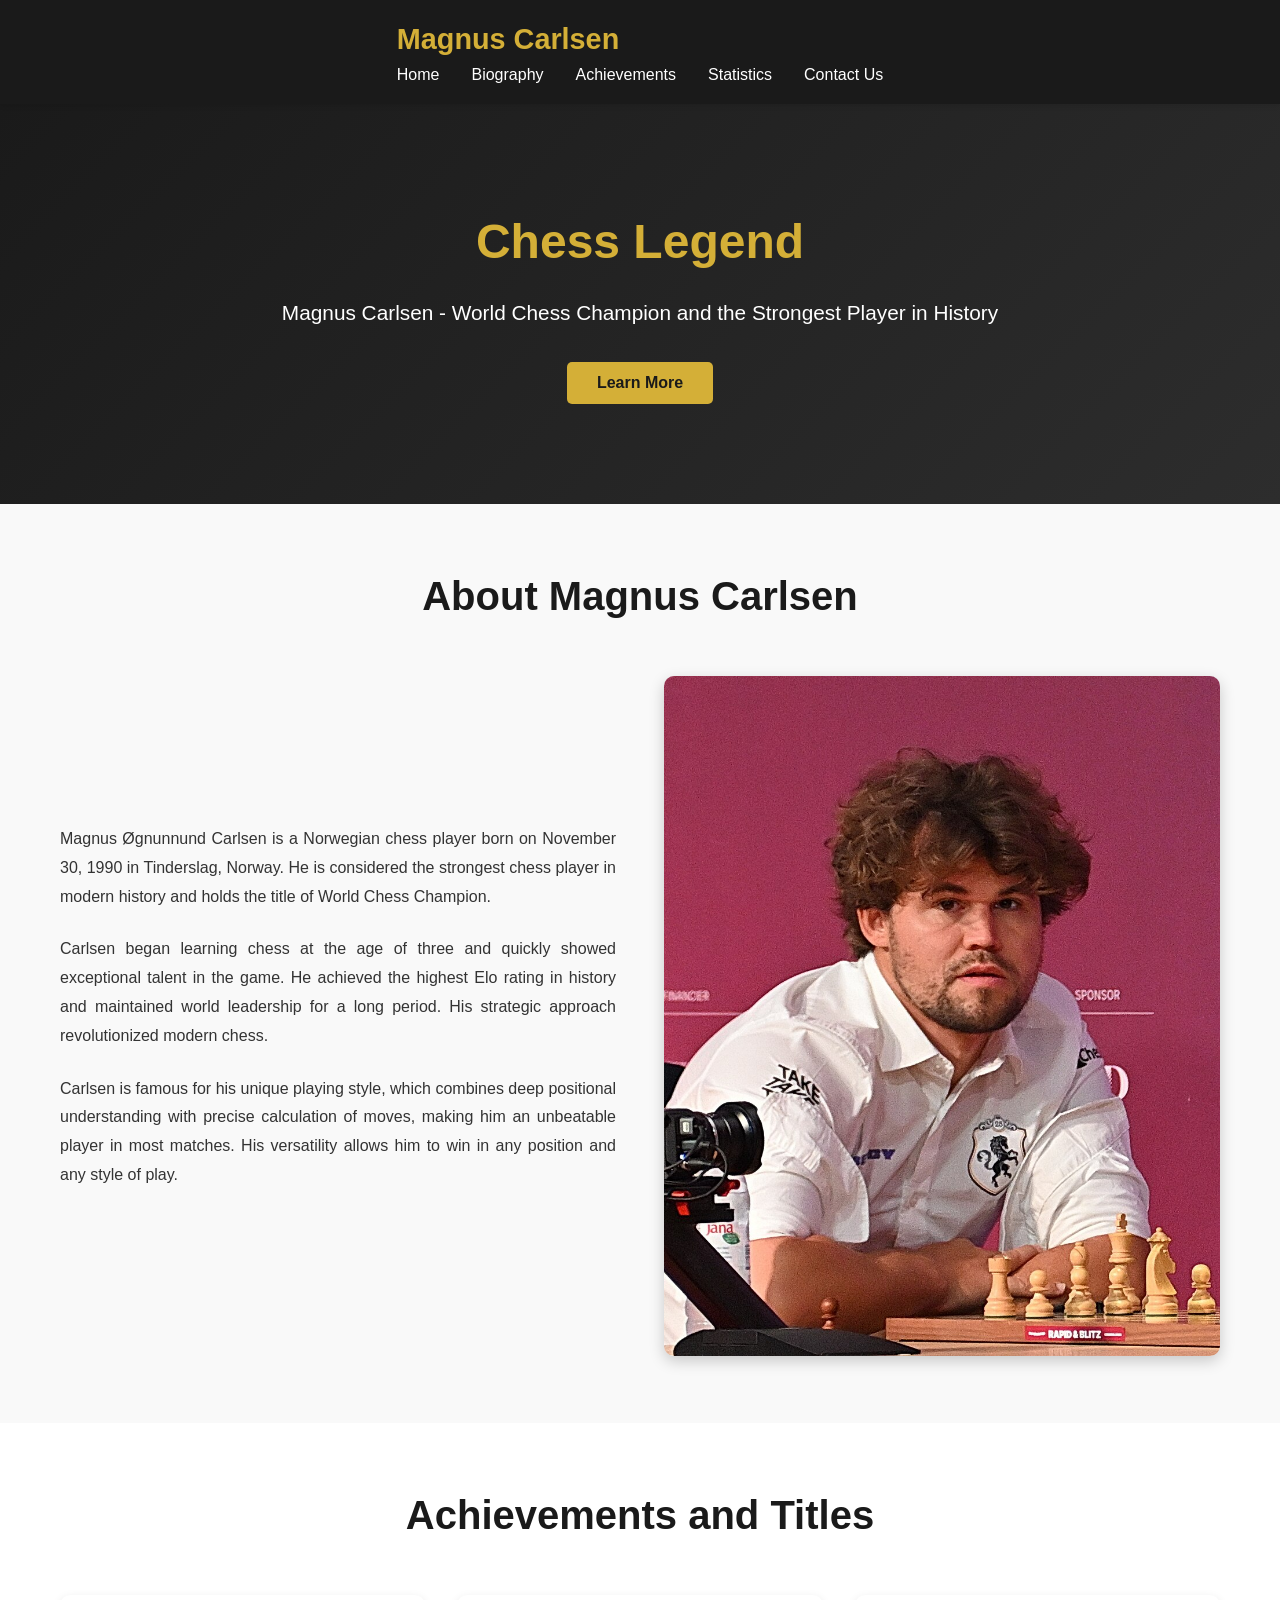
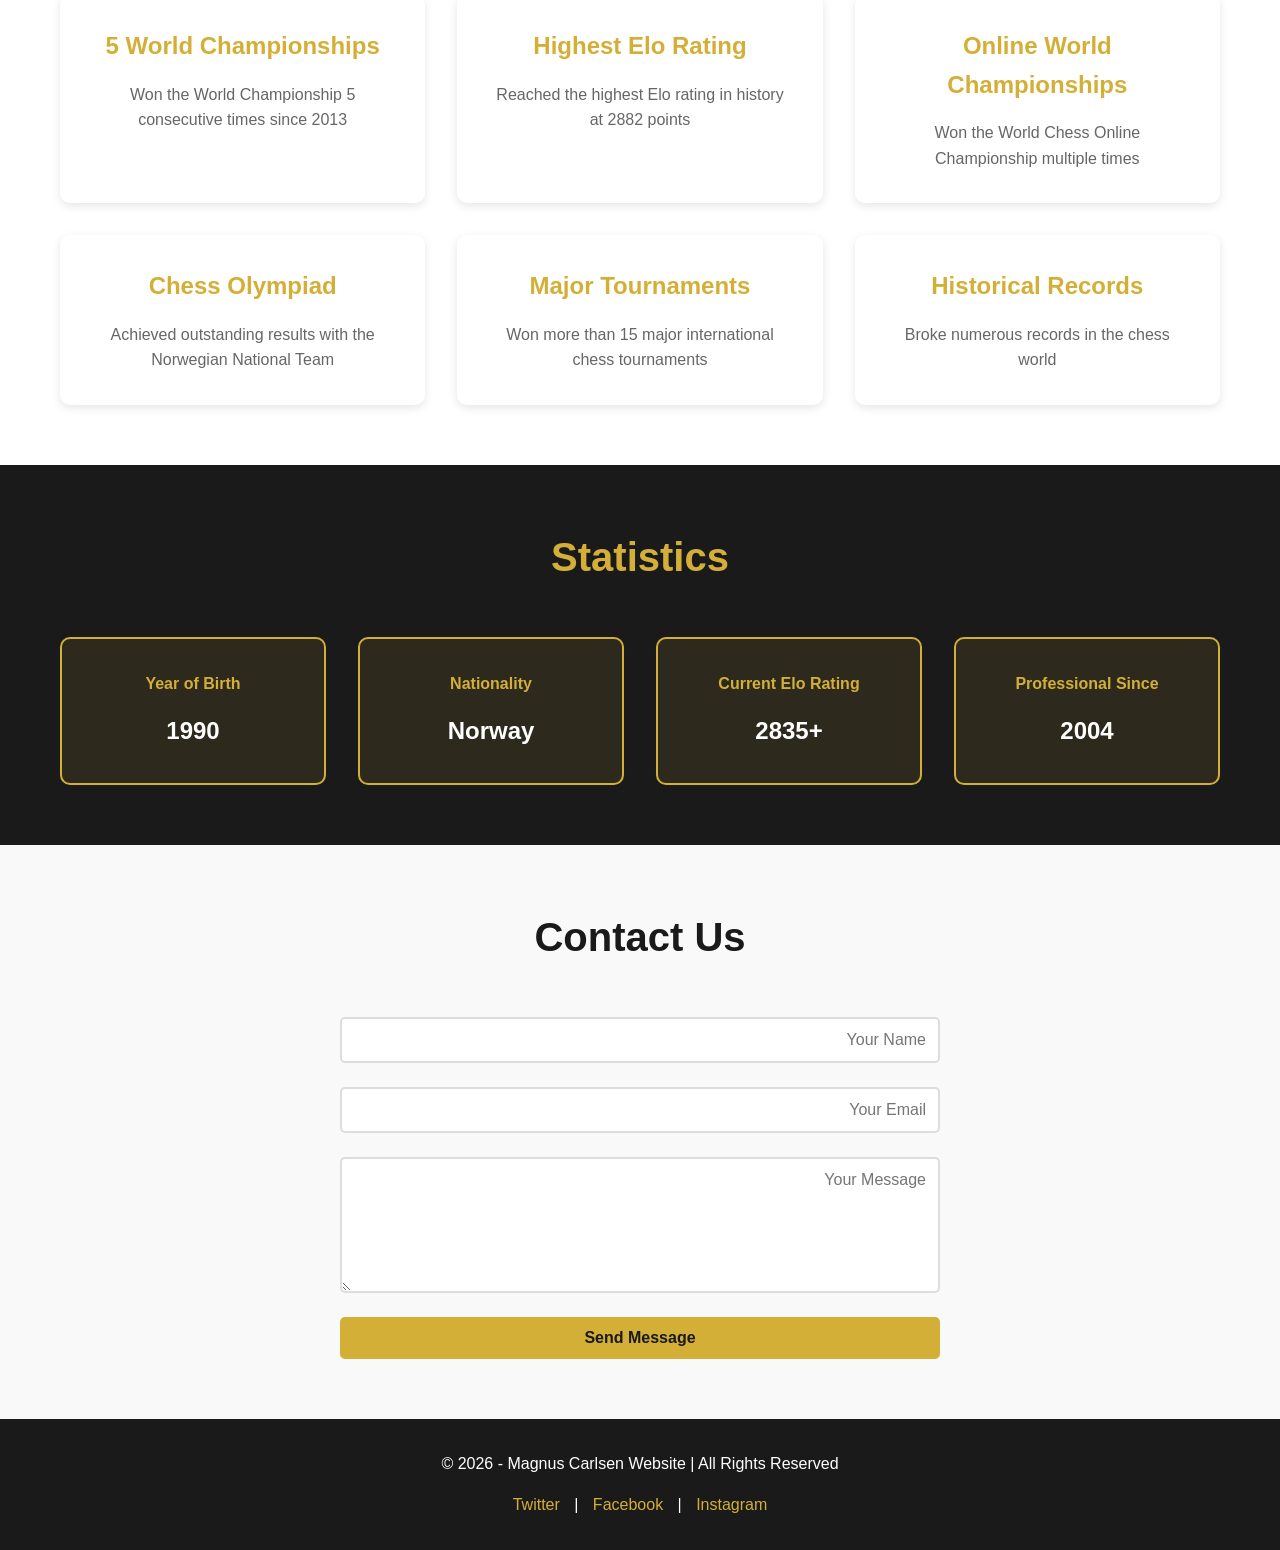
<file: index.html>
<!DOCTYPE html>
<html lang="en">
<head>
    <meta charset="UTF-8">
    <meta name="viewport" content="width=device-width, initial-scale=1.0">
    <title>Magnus Carlsen - Chess King of the World</title>
    <link rel="stylesheet" href="style.css">
</head>
<body>
    <!-- Header and Navigation -->
    <header>
        <nav class="navbar">
            <div class="container">
                <h1 class="logo">Magnus Carlsen</h1>
                <ul class="nav-links">
                    <li><a href="#home">Home</a></li>
                    <li><a href="#biography">Biography</a></li>
                    <li><a href="#achievements">Achievements</a></li>
                    <li><a href="#statistics">Statistics</a></li>
                    <li><a href="#contact">Contact Us</a></li>
                </ul>
            </div>
        </nav>
    </header>   

    <main>
        <!-- Hero Section -->
        <section id="home" class="hero">
            <div class="hero-content">
                <h2>Chess Legend</h2>
                <p>Magnus Carlsen - World Chess Champion and the Strongest Player in History</p>
                <button class="btn">Learn More</button>
            </div>
        </section>

        <!-- Biography -->
        <section id="biography" class="biography">
            <div class="container">
                <h2>About Magnus Carlsen</h2>
                <div class="bio-content">
                    <div class="bio-text">
                        <p>
                            Magnus Øgnunnund Carlsen is a Norwegian chess player born on November 30, 1990 in Tinderslag, Norway. He is considered the strongest chess player in modern history and holds the title of World Chess Champion.
                        </p>
                        <p>
                            Carlsen began learning chess at the age of three and quickly showed exceptional talent in the game. He achieved the highest Elo rating in history and maintained world leadership for a long period. His strategic approach revolutionized modern chess.
                        </p>
                        <p>
                            Carlsen is famous for his unique playing style, which combines deep positional understanding with precise calculation of moves, making him an unbeatable player in most matches. His versatility allows him to win in any position and any style of play.
                        </p>
                    </div>
                    <div class="bio-image">
                        <img src="Magnus_Carlsen_in_2025.jpg" alt="Magnus Carlsen">
                    </div>
                </div>
            </div>
        </section>

        <!-- Achievements -->
        <section id="achievements" class="achievements">
            <div class="container">
                <h2>Achievements and Titles</h2>
                <div class="achievements-grid">
                    <div class="achievement-card">
                        <h3>5 World Championships</h3>
                        <p>Won the World Championship 5 consecutive times since 2013</p>
                    </div>
                    <div class="achievement-card">
                        <h3>Highest Elo Rating</h3>
                        <p>Reached the highest Elo rating in history at 2882 points</p>
                    </div>
                    <div class="achievement-card">
                        <h3>Online World Championships</h3>
                        <p>Won the World Chess Online Championship multiple times</p>
                    </div>
                    <div class="achievement-card">
                        <h3>Chess Olympiad</h3>
                        <p>Achieved outstanding results with the Norwegian National Team</p>
                    </div>
                    <div class="achievement-card">
                        <h3>Major Tournaments</h3>
                        <p>Won more than 15 major international chess tournaments</p>
                    </div>
                    <div class="achievement-card">
                        <h3>Historical Records</h3>
                        <p>Broke numerous records in the chess world</p>
                    </div>
                </div>
            </div>
        </section>

        <!-- Statistics -->
        <section id="statistics" class="statistics">
            <div class="container">
                <h2>Statistics</h2>
                <div class="stats-grid">
                    <div class="stat">
                        <h4>Year of Birth</h4>
                        <p>1990</p>
                    </div>
                    <div class="stat">
                        <h4>Nationality</h4>
                        <p>Norway</p>
                    </div>
                    <div class="stat">
                        <h4>Current Elo Rating</h4>
                        <p>2835+</p>
                    </div>
                    <div class="stat">
                        <h4>Professional Since</h4>
                        <p>2004</p>
                    </div>
                </div>
            </div>
        </section>

        <!-- Contact -->
        <section id="contact" class="contact">
            <div class="container">
                <h2>Contact Us</h2>
                <form class="contact-form">
                    <input type="text" placeholder="Your Name" required>
                    <input type="email" placeholder="Your Email" required>
                    <textarea placeholder="Your Message" rows="6" required></textarea>
                    <button type="submit" class="btn">Send Message</button>
                </form>
            </div>
        </section>
    </main>

    <!-- Footer -->
    <footer>
        <div class="container">
            <p>&copy; 2026 - Magnus Carlsen Website | All Rights Reserved</p>
            <div class="social-links">
                <a href="#">Twitter</a> | 
                <a href="#">Facebook</a> | 
                <a href="#">Instagram</a>
            </div>
        </div>
    </footer>
</body>
</html>
</file>
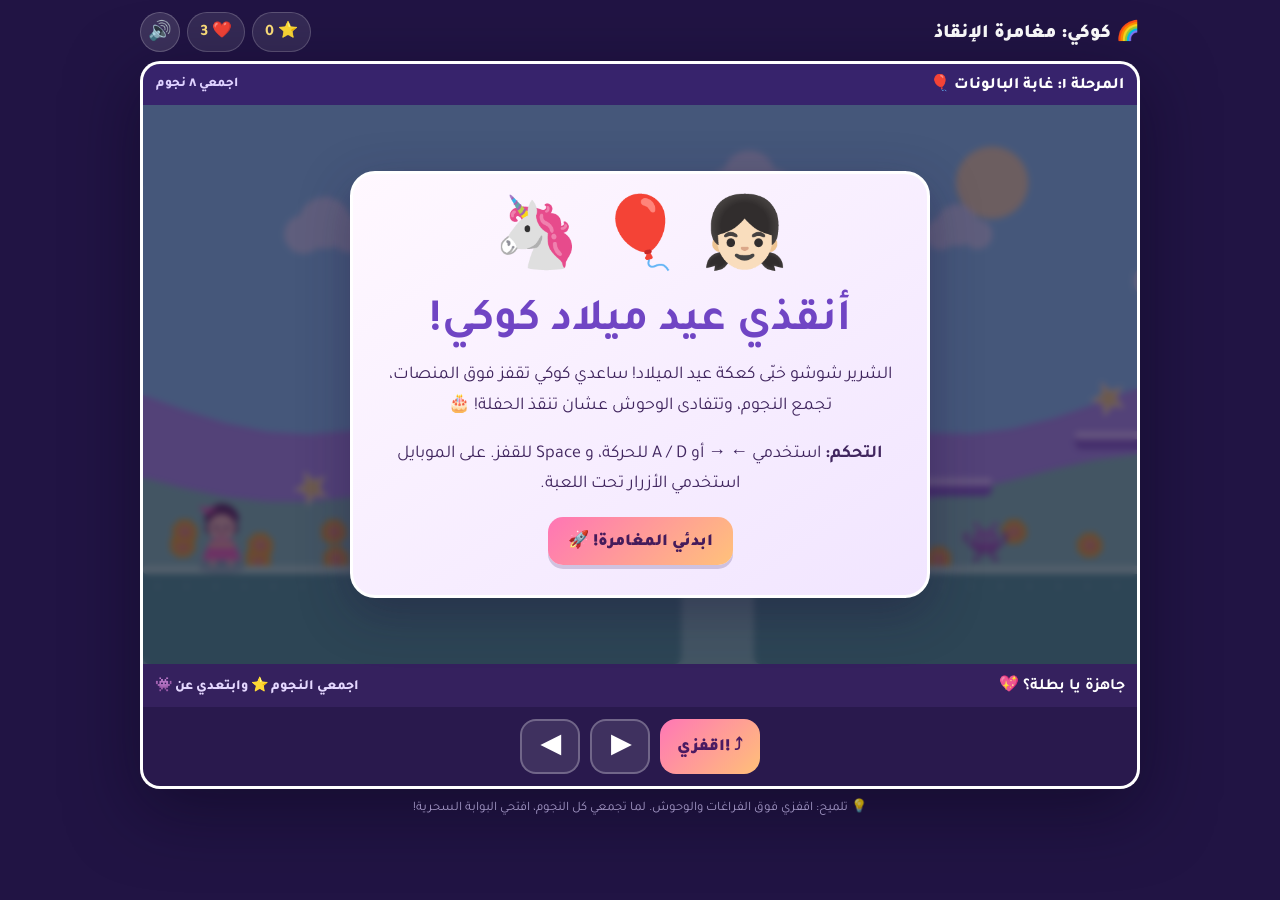
<file: cookie_platform_adventure.html>
<!DOCTYPE html>
<html lang="ar" dir="rtl">
<head>
<meta charset="UTF-8"><meta name="viewport" content="width=device-width,initial-scale=1,maximum-scale=1,user-scalable=no">
<meta name="theme-color" content="#24144f"><title>كوكي: مغامرة إنقاذ عيد الميلاد 🎂</title>
<style>
@import url('https://fonts.googleapis.com/css2?family=Tajawal:wght@500;700;800;900&display=swap');
:root{--pink:#ff78b6;--yellow:#ffe17b;--mint:#7ef3d2;--purple:#815be9}
*{box-sizing:border-box}body{margin:0;background:#211444;color:white;font-family:Tajawal,Arial,sans-serif;min-height:100vh;overflow-x:hidden}button{font:inherit;cursor:pointer;touch-action:manipulation;border:0}button:focus-visible{outline:3px solid white;outline-offset:3px}
.app{width:min(1000px,96%);margin:auto;padding:12px 0 28px}.top{display:flex;justify-content:space-between;align-items:center;gap:8px;margin-bottom:9px;flex-wrap:wrap}.logo{font-weight:900;font-size:19px}.stats{display:flex;gap:7px;flex-wrap:wrap}.chip{background:#ffffff18;border:1px solid #ffffff30;border-radius:99px;padding:7px 12px;font-weight:800}.chip b{color:var(--yellow)}.sound{background:#ffffff20;color:white;border:1px solid #ffffff35;border-radius:50%;width:40px;height:40px;font-size:19px}
.gamebox{position:relative;background:#fff;border:3px solid #ffffffb8;border-radius:20px;overflow:hidden;box-shadow:0 20px 70px #09051c80}.gamehead{display:flex;justify-content:space-between;align-items:center;gap:10px;padding:9px 13px;background:#37236c;color:#fff;font-weight:800}.gamehead small{color:#dfd1ff}.canvas-wrap{position:relative;background:#8fdcf1}.canvas-wrap canvas{display:block;width:100%;height:auto;aspect-ratio:16/9;touch-action:pan-y}.overlay{position:absolute;inset:0;display:flex;align-items:center;justify-content:center;padding:16px;background:#20113ca8;backdrop-filter:blur(3px);z-index:3}.overlay.hidden{display:none}.card{max-width:580px;text-align:center;padding:clamp(17px,4vw,30px);background:linear-gradient(145deg,#fff8ff,#f1e5ff);color:#41265f;border:3px solid white;border-radius:25px;box-shadow:0 15px 50px #1c103a60;animation:pop .3s ease}.card h1{font-size:clamp(28px,5vw,45px);line-height:1.2;color:#7045c4;margin:8px 0}.card p{font-size:clamp(15px,2.5vw,18px);line-height:1.7;margin:10px 0 17px}.heroemoji{font-size:clamp(43px,8vw,70px);line-height:1.2}.btn{padding:12px 20px;border-radius:15px;font-size:17px;font-weight:900;box-shadow:0 4px 0 #42266b35;transition:transform .15s}.btn:active{transform:translateY(2px);box-shadow:none}.pink{background:linear-gradient(135deg,#ff75b5,#ffc27a);color:#451b5b}.light{background:#fff;color:#6940b1;border:2px solid #e6d7ff;box-shadow:none}.hintbar{display:flex;justify-content:space-between;gap:10px;align-items:center;flex-wrap:wrap;padding:10px 12px;background:#35215e;font-weight:800}.hintbar span{font-size:14px;color:#e5d8ff}.controls{direction:ltr;display:flex;justify-content:center;align-items:center;gap:10px;padding:12px;background:#29194d}.ctrl{width:60px;height:55px;border-radius:16px;background:#ffffff1b;border:2px solid #ffffff42;color:#fff;font-size:25px;font-weight:900;user-select:none}.ctrl.jump{width:100px;background:linear-gradient(135deg,#ff77b6,#ffc078);color:#4b1b62;border:0;font-size:17px}.ctrl:active{background:#ffffff40;transform:scale(.96)}.help{font-size:13px;color:#d7c9ff;text-align:center;margin:10px 0 0;line-height:1.6}.touch-tip{display:none}
@keyframes pop{from{opacity:0;transform:scale(.92)}to{opacity:1;transform:scale(1)}}@media(max-width:620px){.app{width:98%;padding-top:6px}.logo{font-size:16px}.chip{font-size:13px;padding:6px 9px}.gamebox{border-radius:14px}.gamehead{font-size:14px}.controls{gap:8px;padding:9px}.ctrl{width:64px;height:58px}.ctrl.jump{width:100px}.hintbar{font-size:14px}.touch-tip{display:inline}.card{border-radius:18px}.btn{font-size:16px;padding:11px 15px}}
</style>
</head>
<body>
<div class="app">
<header class="top"><div class="logo">🌈 كوكي: مغامرة الإنقاذ</div><div class="stats"><div class="chip">⭐ <b id="score">0</b></div><div class="chip">❤️ <b id="lives">3</b></div><button class="sound" id="sound" aria-label="الصوت">🔊</button></div></header>
<div class="gamebox">
<div class="gamehead"><span id="levelName">المرحلة ١: غابة البالونات 🎈</span><small id="objective">اجمعي ٨ نجوم</small></div>
<div class="canvas-wrap"><canvas id="game" width="960" height="540" aria-label="لعبة منصات ثنائية الأبعاد"></canvas>
<div class="overlay" id="overlay"><div class="card" id="card">
<div class="heroemoji">👧🏻 🎈 🦄</div><h1>أنقذي عيد ميلاد كوكي!</h1>
<p>الشرير شوشو خبّى كعكة عيد الميلاد! ساعدي كوكي تقفز فوق المنصات، تجمع النجوم، وتتفادى الوحوش عشان تنقذ الحفلة! 🎂</p>
<p><strong>التحكم:</strong> استخدمي ← → أو A / D للحركة، و Space للقفز. على الموبايل استخدمي الأزرار تحت اللعبة.</p>
<button class="btn pink" id="start">ابدئي المغامرة! 🚀</button>
</div></div></div>
<div class="hintbar"><strong id="message">جاهزة يا بطلة؟ 💖</strong><span>اجمعي النجوم ⭐ وابتعدي عن 👾</span></div>
<div class="controls"><button class="ctrl" id="left" aria-label="تحركي لليسار">◀</button><button class="ctrl" id="right" aria-label="تحركي لليمين">▶</button><button class="ctrl jump" id="jump">اقفزي! ⤴</button></div>
</div>
<p class="help">💡 تلميح: اقفزي فوق الفراغات والوحوش. لما تجمعي كل النجوم، افتحي البوابة السحرية! <span class="touch-tip">الأزرار مناسبة للمس.</span></p>
</div>
<script>
(()=>{
const canvas=document.getElementById('game'),ctx=canvas.getContext('2d');
const $=id=>document.getElementById(id);
const W=960,H=540,ground=445;
let state='intro',level=1,score=0,lives=3,keys={},touch={left:false,right:false},jumpQueued=false,last=0,cam=0,stars=[],enemies=[],platforms=[],particles=[],gates=[],player,goalX=0,levelStars=0,soundOn=true,audio=null,invuln=0;
const palettes=[{sky:'#8ddff4',far:'#b5a0ed',hill:'#87d9b1',ground:'#47aa87',top:'#b6f7c9'},{sky:'#ffbce0',far:'#c5a6ff',hill:'#8ce3db',ground:'#4e9ab1',top:'#b9fff0'},{sky:'#ffc5a4',far:'#c5a0ff',hill:'#a5dba2',ground:'#b77aaf',top:'#ffe3f0'}];
const rand=(a,b)=>a+Math.random()*(b-a);
function beep(type='coin'){if(!soundOn)return;try{audio=audio||new(window.AudioContext||window.webkitAudioContext)();if(audio.state==='suspended')audio.resume();let freqs=type==='win'?[523,659,784,1046]:type==='hurt'?[200,150]:[700,900];freqs.forEach((f,i)=>{let o=audio.createOscillator(),g=audio.createGain();o.type='sine';o.frequency.value=f;o.connect(g);g.connect(audio.destination);let t=audio.currentTime+i*.08;g.gain.setValueAtTime(.001,t);g.gain.exponentialRampToValueAtTime(.09,t+.02);g.gain.exponentialRampToValueAtTime(.001,t+.16);o.start(t);o.stop(t+.17)})}catch(e){}}
function resetPlayer(){player={x:55,y:ground-58,w:42,h:58,vx:0,vy:0,onGround:false,face:1,frame:0};cam=0;invuln=0}
function makeLevel(n){level=n;levelStars=0;stars=[];enemies=[];particles=[];platforms=[];gates=[];goalX=2600;
 if(n===4){goalX=880;platforms.push({x:0,y:ground,w:1800,h:95});resetPlayer();$('levelName').textContent='المرحلة ٤: حفلة كوكي 🎂';$('objective').textContent='روحي عند الكيكة 🎂';$('message').textContent='كل العيلة مستنياكي يا كوكي! 💖';return}
 const gap= n===1?2500:n===2?2750:2900;
 // A friendly side-scrolling platform world with gaps and raised ledges.
 platforms.push({x:0,y:ground,w:520,h:95},{x:590,y:ground,w:390,h:95},{x:1045,y:ground,w:390,h:95},{x:1490,y:ground,w:360,h:95},{x:1900,y:ground,w:400,h:95},{x:2350,y:ground,w:420,h:95});
 const ledges=n===1?[[260,350,135],[690,360,130],[900,315,130],[1180,350,140],[1580,340,145],[1770,300,120],[2050,350,150],[2240,310,120],[2460,340,130]]:n===2?[[200,350,145],[490,310,125],[760,360,150],[1000,300,140],[1290,350,135],[1530,300,140],[1780,350,145],[2080,300,130],[2350,340,150]]:[[230,340,140],[470,300,130],[730,350,150],[970,300,130],[1220,340,150],[1500,290,140],[1740,340,140],[1990,295,150],[2250,340,145],[2500,300,130]];
 ledges.forEach(p=>platforms.push({x:p[0],y:p[1],w:p[2],h:18}));
 let sx=150;for(let i=0;i<13;i++){let x= sx+i*195+rand(-25,25);let y=[ground-70,300,330,365,280,ground-105][i%6];stars.push({x,y,r:15,taken:false,phase:rand(0,6)})}
 let ex=[420,820,1120,1450,1710,2040,2390];ex.forEach((x,i)=>enemies.push({x:x+n*17,y:ground-42,w:42,h:42,alive:true,dir:i%2?1:-1,base:x,phase:rand(0,6)}));
 gates=[{x:goalX,y:ground-90,w:60,h:90}];resetPlayer();$('levelName').textContent=['','المرحلة ١: غابة البالونات 🎈','المرحلة ٢: وادي الحلوى 🍭','المرحلة ٣: قلعة عيد الميلاد 🏰'][n];$('objective').textContent='اجمعي ٨ نجوم';}
function rounded(x,y,w,h,r,fill){ctx.fillStyle=fill;ctx.beginPath();ctx.roundRect(x,y,w,h,r);ctx.fill()}
function drawCloud(x,y,s=1){ctx.fillStyle='#ffffffad';ctx.beginPath();ctx.arc(x,y,20*s,0,Math.PI*2);ctx.arc(x+22*s,y-12*s,27*s,0,Math.PI*2);ctx.arc(x+48*s,y,19*s,0,Math.PI*2);ctx.fill()}
function drawBackground(){let p=palettes[Math.min(level-1,2)];ctx.fillStyle=p.sky;ctx.fillRect(0,0,W,H);
 // sun and clouds
 ctx.fillStyle='#fff2a8';ctx.beginPath();ctx.arc(820,75,35,0,Math.PI*2);ctx.fill();
 for(let i=0;i<6;i++){let x=((i*205-cam*.22)%(W+160)+W+160)%(W+160)-50;drawCloud(x,80+(i%3)*45,.75+(i%2)*.18)}
 ctx.fillStyle=p.far;ctx.beginPath();ctx.moveTo(0,360);for(let x=0;x<=W+40;x+=40)ctx.lineTo(x,280+Math.sin((x+cam*.15)/100)*38);ctx.lineTo(W,H);ctx.lineTo(0,H);ctx.fill();
 ctx.fillStyle=p.hill;ctx.beginPath();ctx.moveTo(0,410);for(let x=0;x<=W+40;x+=40)ctx.lineTo(x,360+Math.sin((x+cam*.25)/90)*24);ctx.lineTo(W,H);ctx.lineTo(0,H);ctx.fill();
 // decorative flowers and candy trees
 for(let i=0;i<18;i++){let x=((i*73-cam*.45)%(W+60)+W+60)%(W+60)-20;let y=420+(i%3)*13;ctx.font='23px sans-serif';ctx.fillText(level===2?'🍭':level===3?'🌷':'🌼',x,y)}
}
function drawPlatform(p){let x=p.x-cam;if(x+p.w<0||x>W)return;rounded(x,p.y,p.w,p.h,7,p.h>20?palettes[Math.min(level-1,2)].ground:'#8b68c9');rounded(x,p.y,p.w,8,5,p.h>20?palettes[Math.min(level-1,2)].top:'#e7d5ff');if(p.h>20){ctx.fillStyle='#ffffff25';for(let i=12;i<p.w;i+=28)ctx.fillRect(x+i,p.y+18,4,4)}}
function drawStar(s){let x=s.x-cam,y=s.y+Math.sin(performance.now()/220+s.phase)*5;if(x<-30||x>W+30)return;ctx.save();ctx.translate(x,y);ctx.rotate(performance.now()/700);ctx.fillStyle='#ffe56e';ctx.strokeStyle='#fff9cb';ctx.lineWidth=2;ctx.beginPath();for(let i=0;i<10;i++){let a=-Math.PI/2+i*Math.PI/5,r=i%2?7:16;ctx.lineTo(Math.cos(a)*r,Math.sin(a)*r)}ctx.closePath();ctx.fill();ctx.stroke();ctx.restore()}
function drawPlayer(){let x=player.x-cam,y=player.y;if(invuln>0&&Math.floor(performance.now()/90)%2===0)return;
 // shadow
 ctx.fillStyle='#2b376b35';ctx.beginPath();ctx.ellipse(x+player.w/2,player.y+player.h+2,22,6,0,0,Math.PI*2);ctx.fill();
 // hair
 ctx.fillStyle='#5c2d4f';ctx.beginPath();ctx.arc(x+21,y+15,17,Math.PI,Math.PI*2);ctx.fill();rounded(x+5,y+14,32,15,9,'#5c2d4f');
 // face
 ctx.fillStyle='#ffcfaa';ctx.beginPath();ctx.arc(x+21,y+21,13,0,Math.PI*2);ctx.fill();
 // hair bow
 ctx.fillStyle='#ff6cae';ctx.beginPath();ctx.moveTo(x+7,y+9);ctx.lineTo(x-2,y+1);ctx.lineTo(x+10,y+2);ctx.fill();ctx.beginPath();ctx.moveTo(x+7,y+9);ctx.lineTo(x+18,y+1);ctx.lineTo(x+10,y+2);ctx.fill();
 // eyes and smile
 ctx.fillStyle='#3b2758';ctx.beginPath();ctx.arc(x+16,y+21,1.8,0,Math.PI*2);ctx.arc(x+26,y+21,1.8,0,Math.PI*2);ctx.fill();ctx.strokeStyle='#b95773';ctx.lineWidth=1.5;ctx.beginPath();ctx.arc(x+21,y+24,4,0,Math.PI);ctx.stroke();
 // dress
 ctx.fillStyle='#ff72b2';ctx.beginPath();ctx.moveTo(x+10,y+33);ctx.lineTo(x+32,y+33);ctx.lineTo(x+40,y+53);ctx.lineTo(x+2,y+53);ctx.closePath();ctx.fill();ctx.fillStyle='#ffe58a';ctx.fillRect(x+9,y+36,24,4);
 // legs
 ctx.strokeStyle='#ffcfaa';ctx.lineWidth=5;ctx.beginPath();ctx.moveTo(x+13,y+52);ctx.lineTo(x+12+(Math.sin(player.frame)*3),y+58);ctx.moveTo(x+29,y+52);ctx.lineTo(x+30-(Math.sin(player.frame)*3),y+58);ctx.stroke();
}
function drawEnemy(e){let x=e.x-cam;if(x<-60||x>W+60)return;ctx.font='38px sans-serif';ctx.fillText(level===2?'🍬':'👾',x,e.y+36+Math.sin(performance.now()/140+e.phase)*4)}
function drawGate(g){let x=g.x-cam;if(x<-100||x>W+100)return;ctx.save();ctx.shadowColor='#fff17b';ctx.shadowBlur=22;rounded(x,g.y,g.w,g.h,22,'#8d5ee8');ctx.shadowBlur=0;ctx.strokeStyle='#ffe67a';ctx.lineWidth=5;ctx.strokeRect(x+7,g.y+7,g.w-14,g.h-14);ctx.font='35px sans-serif';ctx.fillText('🚪',x+9,g.y+56);ctx.restore()}
function drawFamilyCharacter(x, label, kind, dress, hair, scale=1){
 ctx.save();ctx.translate(x,0);ctx.scale(scale,scale);
 // shadow
 ctx.fillStyle='#33234b30';ctx.beginPath();ctx.ellipse(0,ground+1,21,5,0,0,Math.PI*2);ctx.fill();
 // legs and shoes
 ctx.strokeStyle='#f1bd9c';ctx.lineWidth=5;ctx.lineCap='round';ctx.beginPath();ctx.moveTo(-8,ground-20);ctx.lineTo(-9,ground-3);ctx.moveTo(8,ground-20);ctx.lineTo(9,ground-3);ctx.stroke();
 rounded(-16,ground-5,13,6,3,'#51335c');rounded(4,ground-5,13,6,3,'#51335c');
 // arms
 ctx.strokeStyle='#f4c4a5';ctx.lineWidth=7;ctx.beginPath();ctx.moveTo(-13,ground-51);ctx.lineTo(-23,ground-34);ctx.moveTo(13,ground-51);ctx.lineTo(23,ground-34);ctx.stroke();
 // outfit
 if(kind==='dress'){
  ctx.fillStyle=dress;ctx.beginPath();ctx.moveTo(-13,ground-55);ctx.lineTo(13,ground-55);ctx.lineTo(22,ground-20);ctx.lineTo(-22,ground-20);ctx.closePath();ctx.fill();
  ctx.fillStyle='#fff4bf';ctx.fillRect(-9,ground-49,18,4);
 }else{
  rounded(-14,ground-56,28,29,7,dress);rounded(-15,ground-31,30,10,4,dress==='#4d80d9'?'#355bb0':'#42506e');
 }
 // neck and face
 ctx.fillStyle='#f4c4a5';ctx.fillRect(-5,ground-66,10,12);ctx.fillStyle='#ffd1b2';ctx.beginPath();ctx.ellipse(0,ground-76,16,18,0,0,Math.PI*2);ctx.fill();
 // Hair is drawn as a distinct 2D hairstyle for each family member.
 ctx.fillStyle=hair;
 if(label==='بابا'){
  // Dad: tidy rounded short haircut, visible side part and small sideburns
  ctx.beginPath();ctx.moveTo(-16,ground-76);ctx.lineTo(-17,ground-87);ctx.quadraticCurveTo(-20,ground-101,-7,ground-102);ctx.quadraticCurveTo(7,ground-106,15,ground-95);ctx.quadraticCurveTo(19,ground-88,16,ground-77);ctx.lineTo(11,ground-81);ctx.lineTo(10,ground-91);ctx.quadraticCurveTo(2,ground-86,-4,ground-91);ctx.quadraticCurveTo(-9,ground-84,-16,ground-76);ctx.closePath();ctx.fill();
  ctx.strokeStyle='#6b493b';ctx.lineWidth=2.5;ctx.beginPath();ctx.moveTo(-2,ground-97);ctx.quadraticCurveTo(5,ground-101,11,ground-94);ctx.stroke();
 }else if(label==='مودي'){
  // Short youthful hair with soft spikes
  ctx.beginPath();ctx.moveTo(-16,ground-77);ctx.lineTo(-18,ground-91);ctx.lineTo(-10,ground-88);ctx.lineTo(-7,ground-101);ctx.lineTo(0,ground-92);ctx.lineTo(7,ground-100);ctx.lineTo(10,ground-89);ctx.lineTo(17,ground-92);ctx.lineTo(16,ground-77);ctx.quadraticCurveTo(0,ground-87,-16,ground-77);ctx.closePath();ctx.fill();
 }else if(label==='ماما'){
  // Long wavy hair framing the face, with a soft fringe
  ctx.beginPath();ctx.moveTo(-15,ground-83);ctx.quadraticCurveTo(-24,ground-98,-10,ground-101);ctx.quadraticCurveTo(5,ground-108,15,ground-95);ctx.lineTo(17,ground-68);ctx.quadraticCurveTo(12,ground-62,8,ground-70);ctx.lineTo(9,ground-83);ctx.quadraticCurveTo(0,ground-88,-7,ground-83);ctx.lineTo(-9,ground-69);ctx.quadraticCurveTo(-16,ground-63,-18,ground-73);ctx.closePath();ctx.fill();
  ctx.beginPath();ctx.moveTo(-14,ground-86);ctx.quadraticCurveTo(-5,ground-91,0,ground-85);ctx.quadraticCurveTo(8,ground-91,14,ground-84);ctx.lineTo(10,ground-78);ctx.quadraticCurveTo(0,ground-83,-10,ground-77);ctx.closePath();ctx.fill();
 }else if(label==='نوده'){
  // Older sister: long, flowing hair with a clear side part
  ctx.beginPath();ctx.moveTo(-16,ground-82);ctx.quadraticCurveTo(-23,ground-101,-5,ground-103);ctx.quadraticCurveTo(14,ground-104,17,ground-88);ctx.lineTo(19,ground-61);ctx.quadraticCurveTo(12,ground-58,8,ground-69);ctx.lineTo(9,ground-84);ctx.quadraticCurveTo(0,ground-90,-8,ground-82);ctx.lineTo(-10,ground-65);ctx.quadraticCurveTo(-18,ground-61,-19,ground-72);ctx.closePath();ctx.fill();
  ctx.beginPath();ctx.moveTo(-14,ground-88);ctx.quadraticCurveTo(-4,ground-96,5,ground-88);ctx.lineTo(10,ground-81);ctx.quadraticCurveTo(-1,ground-84,-8,ground-79);ctx.closePath();ctx.fill();
 }else{
  // Kholouda: cute twin ponytails and a rounded fringe
  ctx.beginPath();ctx.ellipse(-17,ground-86,7,10,-.25,0,Math.PI*2);ctx.ellipse(17,ground-86,7,10,.25,0,Math.PI*2);ctx.fill();
  ctx.beginPath();ctx.moveTo(-16,ground-80);ctx.quadraticCurveTo(-23,ground-99,-8,ground-102);ctx.quadraticCurveTo(7,ground-106,16,ground-91);ctx.lineTo(14,ground-79);ctx.quadraticCurveTo(4,ground-87,-3,ground-83);ctx.quadraticCurveTo(-9,ground-81,-16,ground-80);ctx.closePath();ctx.fill();
  ctx.fillStyle='#ffdfef';ctx.beginPath();ctx.arc(-17,ground-78,3,0,Math.PI*2);ctx.arc(17,ground-78,3,0,Math.PI*2);ctx.fill();
 }
 // face details
 ctx.fillStyle='#392548';ctx.beginPath();ctx.arc(-6,ground-76,1.7,0,Math.PI*2);ctx.arc(6,ground-76,1.7,0,Math.PI*2);ctx.fill();ctx.strokeStyle='#b85e75';ctx.lineWidth=1.4;ctx.beginPath();ctx.arc(0,ground-71,4,0,Math.PI);ctx.stroke();
 if(label==='بابا'){
  // Dad has a clean-shaven face; keep only subtle eyebrows.
  ctx.fillStyle='#392548';ctx.fillRect(-9,ground-81,6,1.8);ctx.fillRect(3,ground-81,6,1.8);
 }else if(kind==='dress' && label!=='خلوده'){
  // little hair clip
  ctx.fillStyle='#ff78b6';ctx.beginPath();ctx.ellipse(11,ground-94,5,3,.45,0,Math.PI*2);ctx.fill();ctx.fillStyle='#ffe58a';ctx.beginPath();ctx.arc(11,ground-94,1.5,0,Math.PI*2);ctx.fill();
 }
 // name tag
 ctx.font='bold 16px Tajawal,Arial';ctx.textAlign='center';ctx.lineWidth=4;ctx.strokeStyle='#fff8ff';ctx.strokeText(label,0,ground+24);ctx.fillStyle='#48215f';ctx.fillText(label,0,ground+24);ctx.restore();
}
function drawParty(){
 // colorful bunting and balloons
 ctx.strokeStyle='#ff75b5';ctx.lineWidth=4;ctx.beginPath();ctx.moveTo(500-cam,105);ctx.quadraticCurveTo(710-cam,170,950-cam,105);ctx.stroke();
 ['🎈','🎉','⭐','🎈','💖','🎊'].forEach((e,i)=>{ctx.font='30px sans-serif';ctx.fillText(e,510+i*78-cam,132+(i%2)*18)});
 // family characters, drawn in the same cute 2D style as Cookie
 drawFamilyCharacter(555-cam,'بابا','person','#4d80d9','#392747',1.05);
 drawFamilyCharacter(625-cam,'ماما','dress','#ff8dbd','#5c2d4f',1.0);
 drawFamilyCharacter(695-cam,'مودي','person','#56b8a2','#3b2b35',1.0);
 drawFamilyCharacter(865-cam,'نوده','dress','#a77aef','#4d2b4f',1.0);
 drawFamilyCharacter(930-cam,'خلوده','dress','#ffbd70','#5c2d4f',.95);
 // birthday table with legs and cloth
 rounded(750-cam,ground-48,112,9,4,'#8b4bb3');
 ctx.fillStyle='#ff86bd';ctx.beginPath();ctx.moveTo(750-cam,ground-40);ctx.lineTo(862-cam,ground-40);ctx.lineTo(851-cam,ground-5);ctx.lineTo(761-cam,ground-5);ctx.closePath();ctx.fill();
 ctx.fillStyle='#fff0a8';ctx.fillRect(762-cam,ground-5,8,6);ctx.fillRect(842-cam,ground-5,8,6);
 // cake sitting on top of the table
 ctx.save();ctx.textAlign='center';ctx.font='49px sans-serif';ctx.fillText('🎂',806-cam,ground-51);ctx.font='bold 21px Tajawal,Arial';ctx.fillStyle='#7134a0';ctx.lineWidth=5;ctx.strokeStyle='#fff7ff';ctx.strokeText('عيد ميلاد كوكي!',800-cam,ground-112);ctx.fillText('عيد ميلاد كوكي!',800-cam,ground-112);ctx.restore();
}
function draw(){drawBackground();platforms.forEach(drawPlatform);stars.forEach(s=>{if(!s.taken)drawStar(s)});gates.forEach(drawGate);enemies.forEach(drawEnemy);if(level===4)drawParty();drawPlayer();if(state==='play'){ctx.save();rounded(15,12,218,48,13,'#241044eF');ctx.strokeStyle='#ffe17b';ctx.lineWidth=2;ctx.strokeRect(17,14,214,44);ctx.fillStyle='#ffe17b';ctx.font='bold 23px Tajawal,Arial';ctx.textAlign='left';ctx.textBaseline='middle';ctx.direction='ltr';ctx.fillText('⭐ STARS: '+levelStars+' / 8',27,36);ctx.restore()}}
function overlaps(a,b){return a.x<b.x+b.w&&a.x+a.w>b.x&&a.y<b.y+b.h&&a.y+a.h>b.y}
function puff(x,y,emoji='✨'){particles.push({x,y,life:30,emoji,vy:-1.3})}
function update(dt){if(state!=='play')return;let speed=260;let left=keys.ArrowLeft||keys.a||keys.A||touch.left,right=keys.ArrowRight||keys.d||keys.D||touch.right;
 player.vx=(right?1:0)-(left?1:0);if(player.vx)player.face=Math.sign(player.vx);player.x+=player.vx*speed*dt;player.x=Math.max(0,Math.min(goalX+90,player.x));if(player.vx)player.frame+=dt*13;
 if((jumpQueued||keys[' ']||keys.ArrowUp||keys.w||keys.W)&&player.onGround){player.vy=-590;player.onGround=false;beep('jump')}jumpQueued=false;
 player.vy+=1450*dt;player.y+=player.vy*dt;player.onGround=false;
 const oldBottom=player.y+player.h-player.vy*dt;
 for(let p of platforms){if(player.x+player.w>p.x&&player.x<p.x+p.w&&oldBottom<=p.y+5&&player.y+player.h>=p.y&&player.vy>=0){player.y=p.y-player.h;player.vy=0;player.onGround=true}}
 if(player.y>H+40){hurt(true)}
 for(let s of stars){if(!s.taken&&overlaps({x:player.x,y:player.y,w:player.w,h:player.h},{x:s.x-14,y:s.y-14,w:28,h:28})){s.taken=true;levelStars++;score+=10;$('score').textContent=score;$('objective').textContent='اجمعي '+Math.max(0,8-levelStars)+' نجوم';puff(s.x,s.y,'⭐');beep('coin');$('message').textContent='نجمة جديدة! شاطرة يا كوكي ⭐';if(levelStars>=8){$('message').textContent='رائع! النجوم كلها معاكي، دوري على البوابة! 🚪'}}}
 for(let e of enemies){if(!e.alive)continue;e.x=e.base+Math.sin(performance.now()/550+e.phase)*45;if(invuln<=0&&overlaps(player,{x:e.x+2,y:e.y+3,w:38,h:39})){if(player.vy>80&&player.y+player.h<e.y+27){e.alive=false;player.vy=-370;score+=15;$('score').textContent=score;puff(e.x,e.y,'💥');beep('coin')}else hurt(false)}}
 if(invuln>0)invuln-=dt;
 if(level===4&&player.x+player.w>840){nextLevel();return}
 for(let g of gates){if(overlaps(player,{x:g.x,y:g.y,w:g.w,h:g.h})){if(levelStars>=8){nextLevel()}else{$('message').textContent='البوابة سحرية ومقفولة! اجمعي ٨ نجوم الأول ⭐';puff(g.x,g.y,'🔒')}}}
 cam=Math.max(0,Math.min(goalX-W+130,player.x-W*.32));particles.forEach(p=>{p.x+=rand(-1,1);p.y+=p.vy;p.life--});particles=particles.filter(p=>p.life>0);
}
function hurt(fall){if(invuln>0)return;lives--;$('lives').textContent=lives;invuln=1.4;beep('hurt');$('message').textContent=fall?'أوه! وقعتِ. هترجعي لبداية المرحلة! 💗':'الوحش لمسِك! خلي بالك منه يا كوكي! 💗';puff(player.x,player.y,'💫');if(lives<=0){state='over';showOverlay('نجرّب تاني يا كوكي؟ 💖','ولا يهمك! هتبدئي من أول المرحلة دي، مش من أول اللعبة. ❤️','إعادة المرحلة 🔄','retry')}else{player.x=55;player.y=ground-player.h;player.vx=0;player.vy=0;player.onGround=true;cam=0}}
function nextLevel(){if(level<4){state='between';beep('win');showOverlay(level===3?'وصلنا للحفلة! 🎂':'عاش يا كوكي! 🌟',level===3?'خلصتي المغامرة! امشي عند عيلتك والكيكة عشان تبدأ حفلة عيد ميلادك! 💖':'خلصتي المرحلة! جاهزة لمغامرة أصعب ومفاجآت جديدة؟','يلا نكمل! 🚀','next')}else{state='won';beep('win');showOverlay('عيد ميلاد سعيد يا كوكي! 🎂💖','كل سنة و انتي طيبة يا كوكي هابي بيرث داي يا اجمل بنوتة في الدنيا و تبقي مبسوطة دايما و اشطر واحدة في العالم🥰🥰💌.','احتفلي من جديد! 🎉','again');confetti()}}
function showOverlay(title,desc,button,action){$('card').innerHTML='<div class="heroemoji">🎉 ⭐ 🎂</div><h1>'+title+'</h1><p>'+desc+'</p><button class="btn pink" id="overlayAction">'+button+'</button>';$('overlay').classList.remove('hidden');$('overlayAction').onclick=()=>{if(action==='next'){makeLevel(level+1);state='play';$('overlay').classList.add('hidden');$('message').textContent='المرحلة الجديدة بدأت! يلا يا كوكي!'}else if(action==='retry'){lives=3;$('lives').textContent=lives;makeLevel(level);state='play';$('overlay').classList.add('hidden');$('message').textContent='بداية المرحلة من جديد! تقدري تعمليها يا كوكي! 💖'}else if(action==='again'){score=0;lives=3;$('score').textContent=score;$('lives').textContent=lives;makeLevel(1);state='intro';$('card').innerHTML='<div class="heroemoji">👧🏻 🎈 🦄</div><h1>أنقذي عيد ميلاد كوكي!</h1><p>الشرير شوشو خبّى كعكة عيد الميلاد! ساعدي كوكي تقفز فوق المنصات، تجمع النجوم، وتتفادى الوحوش عشان تنقذ الحفلة! 🎂</p><p><strong>التحكم:</strong> ← → أو A / D للحركة، و Space للقفز. على الموبايل استخدمي الأزرار تحت اللعبة.</p><button class="btn pink" id="start">ابدئي المغامرة! 🚀</button>';$('overlay').classList.remove('hidden');$('start').onclick=startGame}}}
function startGame(){score=0;lives=3;$('score').textContent=score;$('lives').textContent=lives;makeLevel(1);state='play';$('overlay').classList.add('hidden');$('message').textContent='اجمعي النجوم وابتعدي عن الوحوش! ⭐'}
function confetti(){for(let i=0;i<60;i++){let e=document.createElement('span');e.className='confetti';e.textContent=['🎉','⭐','💖','🎊','✨'][Math.floor(Math.random()*5)];e.style.left=Math.random()*100+'vw';e.style.animationDelay=Math.random()+'s';document.body.appendChild(e);setTimeout(()=>e.remove(),4000)}}
function loop(t){let dt=Math.min((t-last)/1000||0,.035);last=t;update(dt);draw();requestAnimationFrame(loop)}
window.addEventListener('keydown',e=>{if(['ArrowLeft','ArrowRight','ArrowUp',' ','a','A','d','D','w','W'].includes(e.key)){keys[e.key]=true;if(e.key===' '||e.key==='ArrowUp'||e.key==='w'||e.key==='W')jumpQueued=true;e.preventDefault()}});
window.addEventListener('keyup',e=>{keys[e.key]=false});
function hold(id,prop){let b=$(id);const on=e=>{e.preventDefault();touch[prop]=true};const off=e=>{e.preventDefault();touch[prop]=false};b.addEventListener('pointerdown',on);['pointerup','pointercancel','pointerleave'].forEach(ev=>b.addEventListener(ev,off))}
hold('left','left');hold('right','right');$('jump').addEventListener('pointerdown',e=>{e.preventDefault();jumpQueued=true});
$('start').onclick=startGame;$('sound').onclick=()=>{soundOn=!soundOn;$('sound').textContent=soundOn?'🔊':'🔇';if(soundOn)beep()};
makeLevel(1);state='intro';requestAnimationFrame(loop);
})();
</script>
</body></html>
</file>
<file: style.css>
* {
    margin: 0;
    padding: 0;
    box-sizing: border-box;
}

:root {
    --primary-color: #1a1a1a;
    --secondary-color: #d4af37;
    --text-color: #333;
    --light-bg: #f9f9f9;
    --white: #ffffff;
}

body {
    font-family: 'Arial', 'Segoe UI', sans-serif;
    line-height: 1.6;
    color: var(--text-color);
}

.container {
    max-width: 1200px;
    margin: 0 auto;
    padding: 0 20px;
}

/* الرأس والتنقل */
header {
    background-color: var(--primary-color);
    color: var(--white);
    padding: 1rem 0;
    position: sticky;
    top: 0;
    z-index: 100;
    box-shadow: 0 2px 5px rgba(0, 0, 0, 0.1);
}

.navbar {
    display: flex;
    justify-content: space-between;
    align-items: center;
}

.logo {
    font-size: 1.8rem;
    font-weight: bold;
    color: var(--secondary-color);
}

.nav-links {
    display: flex;
    list-style: none;
    gap: 2rem;
}

.nav-links a {
    color: var(--white);
    text-decoration: none;
    transition: color 0.3s;
}

.nav-links a:hover {
    color: var(--secondary-color);
}

/* القسم الرئيسي */
.hero {
    background: linear-gradient(135deg, #1a1a1a 0%, #2d2d2d 100%);
    color: var(--white);
    padding: 100px 0;
    text-align: center;
}

.hero-content h2 {
    font-size: 3rem;
    margin-bottom: 1rem;
    color: var(--secondary-color);
}

.hero-content p {
    font-size: 1.3rem;
    margin-bottom: 2rem;
}

.btn {
    background-color: var(--secondary-color);
    color: var(--primary-color);
    padding: 12px 30px;
    border: none;
    border-radius: 5px;
    font-size: 1rem;
    font-weight: bold;
    cursor: pointer;
    transition: all 0.3s;
}

.btn:hover {
    background-color: #fff;
    transform: translateY(-2px);
    box-shadow: 0 5px 15px rgba(0, 0, 0, 0.2);
}

/* السيرة الذاتية */
.biography {
    padding: 60px 0;
    background-color: var(--light-bg);
}

.biography h2 {
    font-size: 2.5rem;
    margin-bottom: 3rem;
    text-align: center;
    color: var(--primary-color);
}

.bio-content {
    display: grid;
    grid-template-columns: 1fr 1fr;
    gap: 3rem;
    align-items: center;
}

.bio-text p {
    margin-bottom: 1.5rem;
    font-size: 1rem;
    line-height: 1.8;
    text-align: justify;
}

.bio-image img {
    width: 100%;
    border-radius: 10px;
    box-shadow: 0 5px 15px rgba(0, 0, 0, 0.2);
}

/* الإنجازات */
.achievements {
    padding: 60px 0;
}

.achievements h2 {
    font-size: 2.5rem;
    margin-bottom: 3rem;
    text-align: center;
    color: var(--primary-color);
}

.achievements-grid {
    display: grid;
    grid-template-columns: repeat(auto-fit, minmax(300px, 1fr));
    gap: 2rem;
}

.achievement-card {
    background: var(--white);
    padding: 2rem;
    border-radius: 10px;
    text-align: center;
    box-shadow: 0 3px 10px rgba(0, 0, 0, 0.1);
    transition: transform 0.3s, box-shadow 0.3s;
}

.achievement-card:hover {
    transform: translateY(-10px);
    box-shadow: 0 8px 20px rgba(0, 0, 0, 0.2);
}

.achievement-card h3 {
    color: var(--secondary-color);
    margin-bottom: 1rem;
    font-size: 1.5rem;
}

.achievement-card p {
    color: #666;
}

/* الإحصائيات */
.statistics {
    padding: 60px 0;
    background-color: var(--primary-color);
    color: var(--white);
}

.statistics h2 {
    font-size: 2.5rem;
    margin-bottom: 3rem;
    text-align: center;
    color: var(--secondary-color);
}

.stats-grid {
    display: grid;
    grid-template-columns: repeat(auto-fit, minmax(200px, 1fr));
    gap: 2rem;
}

.stat {
    text-align: center;
    padding: 2rem;
    background-color: rgba(212, 175, 55, 0.1);
    border-radius: 10px;
    border: 2px solid var(--secondary-color);
}

.stat h4 {
    color: var(--secondary-color);
    margin-bottom: 1rem;
}

.stat p {
    font-size: 1.5rem;
    font-weight: bold;
}

/* التواصل */
.contact {
    padding: 60px 0;
    background-color: var(--light-bg);
}

.contact h2 {
    font-size: 2.5rem;
    margin-bottom: 3rem;
    text-align: center;
    color: var(--primary-color);
}

.contact-form {
    max-width: 600px;
    margin: 0 auto;
    display: flex;
    flex-direction: column;
    gap: 1.5rem;
}

.contact-form input,
.contact-form textarea {
    padding: 12px;
    border: 2px solid #ddd;
    border-radius: 5px;
    font-size: 1rem;
    font-family: inherit;
    direction: rtl;
}

.contact-form input:focus,
.contact-form textarea:focus {
    outline: none;
    border-color: var(--secondary-color);
    box-shadow: 0 0 5px rgba(212, 175, 55, 0.3);
}

/* التذييل */
footer {
    background-color: var(--primary-color);
    color: var(--white);
    padding: 2rem 0;
    text-align: center;
}

.social-links {
    margin-top: 1rem;
}

.social-links a {
    color: var(--secondary-color);
    text-decoration: none;
    margin: 0 10px;
    transition: color 0.3s;
}

.social-links a:hover {
    color: var(--white);
}

/* التجاوب مع الأجهزة الصغيرة */
@media (max-width: 768px) {
    .nav-links {
        gap: 1rem;
    }

    .hero-content h2 {
        font-size: 2rem;
    }

    .bio-content {
        grid-template-columns: 1fr;
    }

    .achievements-grid {
        grid-template-columns: 1fr;
    }

    .stats-grid {
        grid-template-columns: repeat(2, 1fr);
    }
}
</file>
